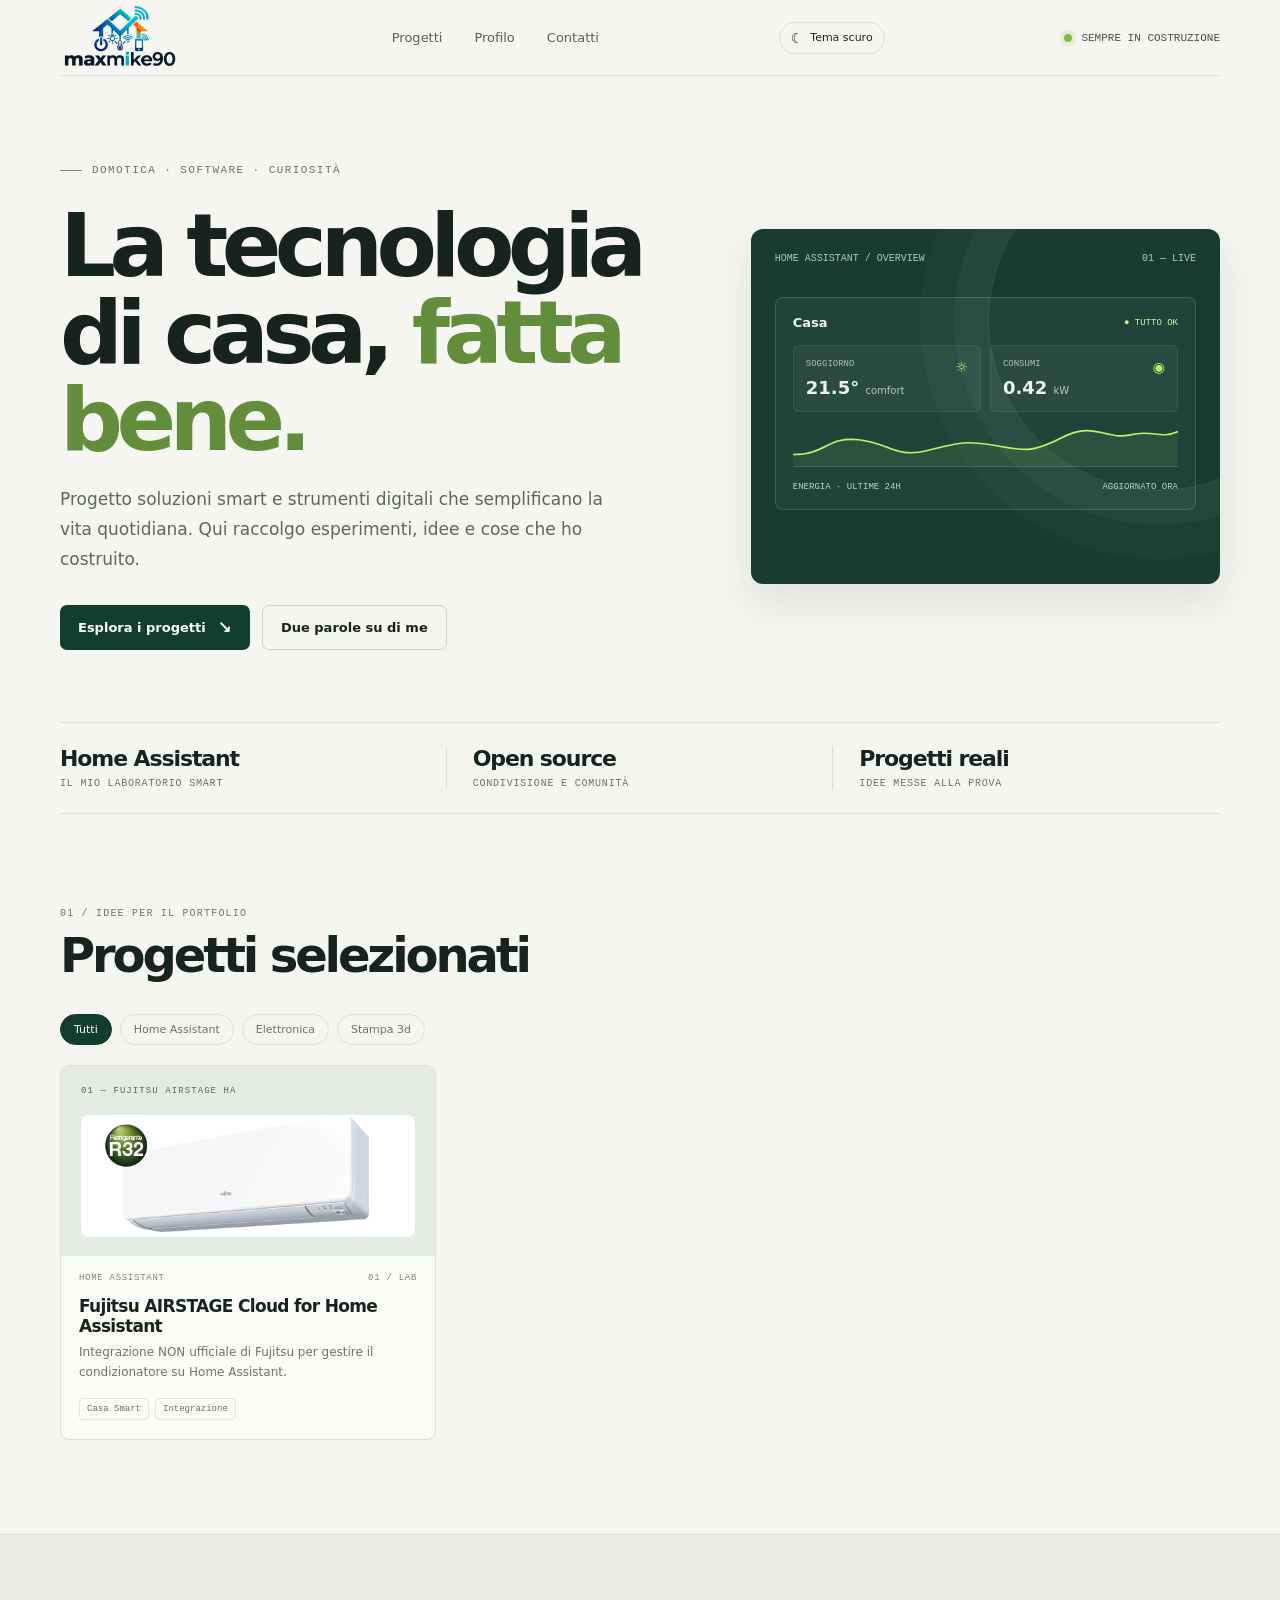
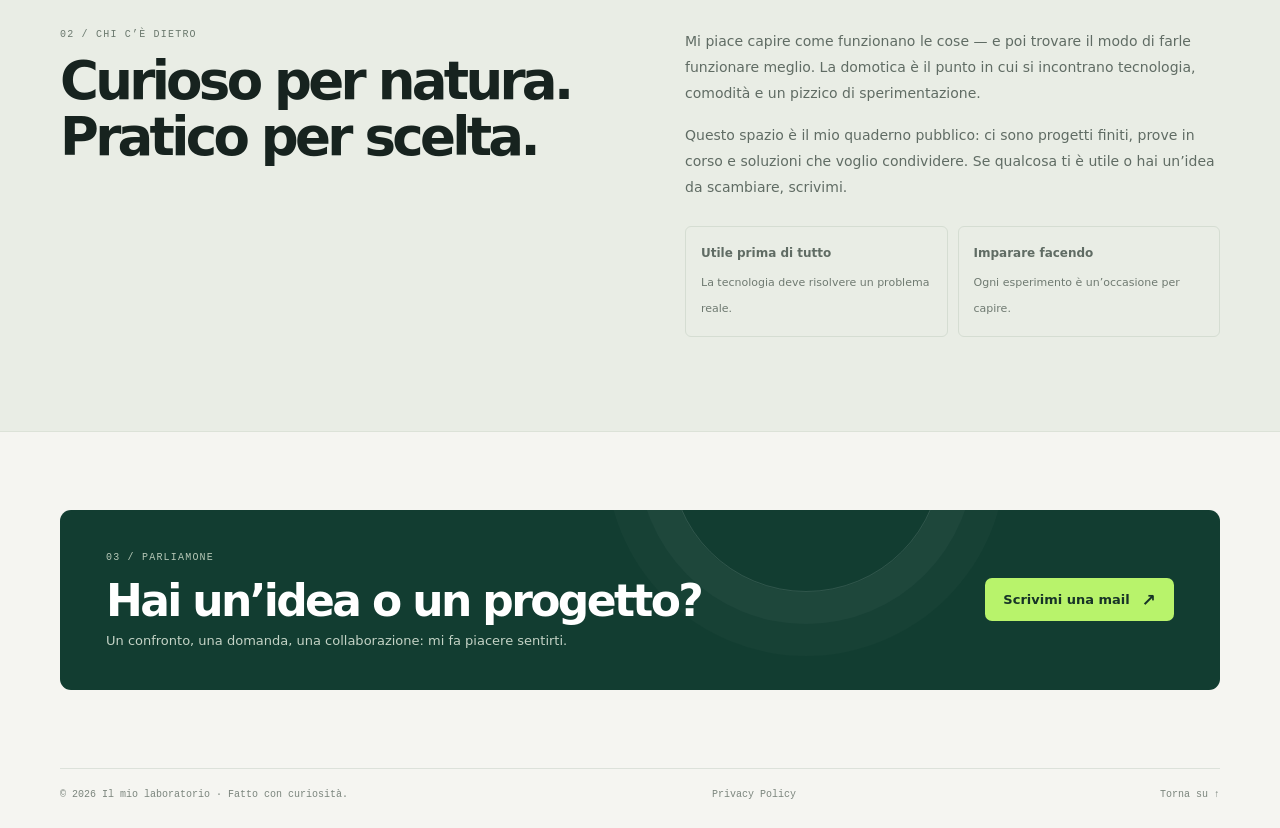
<file: index.html>
<!doctype html>
<html lang="it">
<head>
  <meta charset="utf-8">
  <meta name="viewport" content="width=device-width, initial-scale=1">
  <meta name="theme-color" content="#f5f5f1">
  <meta name="description" content="Progetti di domotica, Home Assistant e tecnologia realizzati da Massi.">
  <title>maxmike90 - Progetti & tecnologia</title>
  <link rel="icon" type="image/png" href="logo.ico">
  <link rel="stylesheet" href="assets/css/style.css">
</head>
<body>
  <header class="wrap topbar">
    <a class="brand" href="#inizio">
		<img src="logo.png" alt="Torna alla Home" style="max-width: 120px; height: auto;"
	</a>
    <nav class="nav" aria-label="Navigazione principale"><a href="#progetti">Progetti</a><a href="#profilo">Profilo</a><a href="#contatti">Contatti</a></nav>
    <button class="theme-toggle" id="theme-toggle" type="button" aria-label="Attiva tema scuro" aria-pressed="false"><span class="theme-icon" aria-hidden="true">☾</span><span>Tema scuro</span></button>
    <div class="availability"><i></i> SEMPRE IN COSTRUZIONE</div>
  </header>
  <main id="inizio">
    <section class="wrap hero">
      <div><div class="eyebrow">DOMOTICA · SOFTWARE · CURIOSITÀ</div><h1>La tecnologia<br>di casa, <em>fatta<br>bene.</em></h1><p class="intro">Progetto soluzioni smart e strumenti digitali che semplificano la vita quotidiana. Qui raccolgo esperimenti, idee e cose che ho costruito.</p><div class="actions"><a class="button" href="#progetti">Esplora i progetti <span class="arrow">↘</span></a><a class="button secondary" href="#profilo">Due parole su di me</a></div></div>
      <div class="visual" aria-label="Anteprima di un pannello domotico"><div class="visual-head"><span>HOME ASSISTANT / OVERVIEW</span><span>01 — LIVE</span></div><div class="screen"><div class="screen-title">Casa <span class="live">● TUTTO OK</span></div><div class="room-grid"><div class="room"><span class="room-icon">☼</span><div class="room-label">SOGGIORNO</div><div class="room-value">21.5° <small>comfort</small></div></div><div class="room"><span class="room-icon">◉</span><div class="room-label">CONSUMI</div><div class="room-value">0.42 <small>kW</small></div></div></div><div class="wave"><svg viewBox="0 0 400 50" preserveAspectRatio="none" aria-hidden="true"><path d="M0 36 C35 36 35 14 68 18 S106 41 140 31 180 19 210 25 247 35 280 15 325 19 350 12 380 18 400 8" fill="none" stroke="#b8f36b" stroke-width="2"/><path d="M0 36 C35 36 35 14 68 18 S106 41 140 31 180 19 210 25 247 35 280 15 325 19 350 12 380 18 400 8 V50 H0Z" fill="#b8f36b" opacity=".08"/></svg></div><div class="visual-foot"><span>ENERGIA · ULTIME 24H</span><span>AGGIORNATO ORA</span></div></div></div>
    </section>
    <div class="wrap stats"><div class="stat"><strong>Home Assistant</strong><span>il mio laboratorio smart</span></div><div class="stat"><strong>Open source</strong><span>condivisione e comunità</span></div><div class="stat"><strong>Progetti reali</strong><span>idee messe alla prova</span></div></div>
    <section class="wrap section" id="progetti"><div class="section-head"><div><div class="kicker">01 / IDEE PER IL PORTFOLIO</div><h2>Progetti selezionati</h2></div><p class="section-copy"></p></div>
      <div class="filters" role="group" aria-label="Filtra i progetti"><button class="filter active" data-filter="tutti">Tutti</button><button class="filter" data-filter="home">Home Assistant</button><button class="filter" data-filter="elettronica">Elettronica</button><button class="filter" data-filter="stampa3d">Stampa 3d</button></div>
      <div class="projects">
        <article class="card" data-category="home" id="progetto-fujitsu"><a class="card-link" href="articoli/fujitsu-airstage.html" aria-label="Apri articolo Fujitsu AIRSTAGE">
  <div class="card-art">
    <div class="art-label">01 — FUJITSU AIRSTAGE HA</div>
    <img
  class="project-photo"
  src="assets/images/fujitsu.jpg"
  alt="foto condizionatore a muro">
  </div>
  <div class="card-body">
    <div class="card-meta"><span>Home Assistant</span><span>01 / LAB</span></div>
    <h3>Fujitsu AIRSTAGE Cloud for Home Assistant</h3>
    <p>Integrazione NON ufficiale di Fujitsu per gestire il condizionatore su Home Assistant.</p>
    <div class="tags"><span class="tag">Casa Smart</span><span class="tag">Integrazione</span></div>
  </div>
</a></article>
      </div>
    </section>
    <section class="about" id="profilo"><div class="wrap section about-grid"><div><div class="kicker">02 / CHI C’È DIETRO</div><h2>Curioso per natura.<br>Pratico per scelta.</h2></div><div class="about-text"><p>Mi piace capire come funzionano le cose — e poi trovare il modo di farle funzionare meglio. La domotica è il punto in cui si incontrano tecnologia, comodità e un pizzico di sperimentazione.</p><p>Questo spazio è il mio quaderno pubblico: ci sono progetti finiti, prove in corso e soluzioni che voglio condividere. Se qualcosa ti è utile o hai un’idea da scambiare, scrivimi.</p><div class="principles"><div class="principle"><b>Utile prima di tutto</b><span>La tecnologia deve risolvere un problema reale.</span></div><div class="principle"><b>Imparare facendo</b><span>Ogni esperimento è un’occasione per capire.</span></div></div></div></div></section>
    <section class="wrap contact" id="contatti"><div class="contact-panel"><div><div class="kicker">03 / PARLIAMONE</div><h2>Hai un’idea o un progetto?</h2><p>Un confronto, una domanda, una collaborazione: mi fa piacere sentirti.</p></div><a class="button" href="mailto:massimomichelotti90@gmail.com">Scrivimi una mail <span class="arrow">↗</span></a></div></section>
  </main>
  <footer class="wrap footer"><span>© <span id="year">2026</span> Il mio laboratorio · Fatto con curiosità.</span><a href="Privacy-policy.html">Privacy Policy</a><a href="#inizio">Torna su ↑</a></footer>
  <script src="assets/js/script.js" defer></script>
</body>
</html>
</file>
<file: assets/css/style.css>
/* =========================================
   1. VARIABILI, BASE E COMPONENTI COMUNI
   ========================================= */
:root {
  --paper: #f5f5f1;
  --ink: #17231f;
  --muted: #68736d;
  --line: #dce1da;
  --green: #b8f36b;
  --deep: #123d31;
  --white: #fff;
  --mono: "SFMono-Regular", Consolas, "Liberation Mono", monospace;
  --sans: Inter, ui-sans-serif, system-ui, -apple-system, "Segoe UI", sans-serif;
}

:root[data-theme="dark"] {
  color-scheme: dark;
  --paper: #121713;
  --ink: #edf2ec;
  --muted: #a4afa5;
  --line: #303a32;
  --green: #b8f36b;
  --deep: #194532;
  --white: #f7f8f4;
}

* {
  box-sizing: border-box;
}

html {
  scroll-behavior: smooth;
}

body {
  margin: 0;
  background: var(--paper);
  color: var(--ink);
  font-family: var(--sans);
  -webkit-font-smoothing: antialiased;
}

a {
  color: inherit;
  text-decoration: none;
}

button {
  font: inherit;
}

.wrap {
  width: min(1160px, calc(100% - 48px));
  margin: auto;
}

.topbar {
  height: 76px;
  display: flex;
  align-items: center;
  justify-content: space-between;
  border-bottom: 1px solid var(--line);
}

.brand {
  display: flex;
  align-items: center;
  gap: 11px;
  font-weight: 750;
  letter-spacing: -.04em;
}

.brand-mark {
  width: 31px;
  height: 31px;
  border-radius: 9px;
  background: var(--deep);
  display: grid;
  place-items: center;
  color: var(--green);
  font: 700 15px var(--mono);
}

.theme-toggle {
  display: inline-flex;
  align-items: center;
  justify-content: center;
  gap: 7px;
  padding: 8px 11px;
  border: 1px solid var(--line);
  border-radius: 99px;
  background: transparent;
  color: var(--ink);
  font: 11px var(--sans);
  white-space: nowrap;
  cursor: pointer;
  transition: background .2s, border-color .2s;
}

.theme-toggle:hover {
  background: #8a9a8618;
}

.theme-icon {
  font-size: 14px;
  line-height: 1;
}

.footer {
  border-top: 1px solid var(--line);
  padding: 20px 0 28px;
  color: #7b857d;
  font: 10px var(--mono);
  display: flex;
  justify-content: space-between;
}

.footer a:hover {
  color: var(--ink);
}

:root[data-theme="dark"] .topbar,
:root[data-theme="dark"] .footer {
  border-color: var(--line);
}

:root[data-theme="dark"] .brand-mark {
  background: #244b35;
  color: var(--green);
}

/* =========================================
   2. STILI HOMEPAGE (index.html)
   ========================================= */
.nav {
  display: flex;
  gap: 32px;
  color: #56615b;
  font-size: 13px;
}

.nav a:hover {
  color: var(--ink);
}

.availability {
  font: 11px var(--mono);
  color: #44534b;
  display: flex;
  align-items: center;
  gap: 9px;
}

.availability i {
  width: 8px;
  height: 8px;
  background: #7ebf42;
  border-radius: 50%;
  box-shadow: 0 0 0 4px #e2efd5;
}

.hero {
  padding: 88px 0 72px;
  display: grid;
  grid-template-columns: 1.15fr .85fr;
  gap: 56px;
  align-items: center;
}

.eyebrow {
  font: 11px var(--mono);
  text-transform: uppercase;
  letter-spacing: .13em;
  color: #66756b;
  display: flex;
  align-items: center;
  gap: 10px;
}

.eyebrow:before {
  content: "";
  width: 22px;
  height: 1px;
  background: #73924e;
}

.hero h1 {
  font-size: clamp(48px, 7vw, 88px);
  line-height: .99;
  letter-spacing: -.075em;
  margin: 26px 0 22px;
  font-weight: 690;
  max-width: 720px;
}

.hero h1 em {
  font-style: normal;
  color: #628d3b;
}

.intro {
  font-size: 17px;
  line-height: 1.75;
  color: #5b6760;
  max-width: 560px;
}

.actions {
  display: flex;
  gap: 12px;
  margin-top: 30px;
}

.button {
  display: inline-flex;
  align-items: center;
  gap: 12px;
  padding: 14px 18px;
  border-radius: 7px;
  background: var(--deep);
  color: #fff;
  font-size: 13px;
  font-weight: 650;
  transition: transform .2s, background .2s;
}

.button:hover {
  transform: translateY(-2px);
  background: #205644;
}

.button.secondary {
  background: transparent;
  color: var(--ink);
  border: 1px solid #cbd3ca;
}

.button.secondary:hover {
  background: #fff;
}

.arrow {
  font-size: 17px;
  line-height: 10px;
}

.visual {
  min-height: 355px;
  background: #183c31;
  border-radius: 12px;
  position: relative;
  overflow: hidden;
  padding: 24px;
  color: #eff5e9;
  box-shadow: 0 18px 40px #183c311a;
}

.visual:before {
  content: "";
  position: absolute;
  width: 340px;
  height: 340px;
  border: 1px solid #ffffff1c;
  border-radius: 50%;
  right: -110px;
  top: -80px;
  box-shadow: 0 0 0 34px #ffffff08, 0 0 0 68px #ffffff05;
}

.visual-head {
  font: 10px var(--mono);
  color: #b5c7b6;
  display: flex;
  justify-content: space-between;
}

.screen {
  position: relative;
  margin-top: 33px;
  border: 1px solid #ffffff25;
  background: #ffffff0a;
  border-radius: 8px;
  padding: 17px;
}

.screen-title {
  font-size: 13px;
  font-weight: 650;
  display: flex;
  align-items: center;
  justify-content: space-between;
}

.live {
  font: 9px var(--mono);
  color: #d4f6aa;
}

.room-grid {
  display: grid;
  grid-template-columns: 1fr 1fr;
  gap: 9px;
  margin-top: 15px;
}

.room {
  padding: 13px 12px;
  background: #ffffff0c;
  border: 1px solid #ffffff12;
  border-radius: 6px;
}

.room-label {
  font: 9px var(--mono);
  color: #aebeb0;
}

.room-value {
  font-size: 18px;
  font-weight: 650;
  margin-top: 8px;
}

.room-value small {
  font-size: 10px;
  color: #b5c7b6;
  font-weight: 400;
}

.room-icon {
  float: right;
  font-size: 14px;
  color: var(--green);
}

.wave {
  height: 42px;
  margin-top: 13px;
  border-bottom: 1px solid #ffffff2b;
  position: relative;
  overflow: hidden;
}

.wave svg {
  width: 100%;
  height: 100%;
}

.visual-foot {
  position: relative;
  margin-top: 15px;
  display: flex;
  justify-content: space-between;
  font: 9px var(--mono);
  color: #c3d2c4;
}

.stats {
  border-top: 1px solid var(--line);
  border-bottom: 1px solid var(--line);
  display: grid;
  grid-template-columns: repeat(3, 1fr);
  padding: 23px 0;
}

.stat {
  padding: 0 26px;
  border-right: 1px solid var(--line);
}

.stat:first-child {
  padding-left: 0;
}

.stat:last-child {
  border: 0;
}

.stat strong {
  display: block;
  font-size: 22px;
  letter-spacing: -.05em;
}

.stat span {
  font: 10px var(--mono);
  color: var(--muted);
  text-transform: uppercase;
  letter-spacing: .08em;
}

.section {
  padding: 94px 0;
}

.section-head {
  display: flex;
  align-items: end;
  justify-content: space-between;
  margin-bottom: 34px;
}

.kicker {
  font: 10px var(--mono);
  text-transform: uppercase;
  letter-spacing: .12em;
  color: #6b796e;
}

.section h2 {
  font-size: clamp(32px, 4.2vw, 48px);
  letter-spacing: -.065em;
  line-height: 1.04;
  margin: 12px 0 0;
}

.section-copy {
  max-width: 360px;
  color: var(--muted);
  font-size: 13px;
  line-height: 1.65;
  margin: 0 0 3px;
}

.filters {
  display: flex;
  gap: 8px;
  flex-wrap: wrap;
  margin-bottom: 20px;
}

.filter {
  border: 1px solid var(--line);
  border-radius: 99px;
  padding: 8px 13px;
  background: transparent;
  color: #69736e;
  font-size: 11px;
  cursor: pointer;
}

.filter.active,
.filter:hover {
  background: var(--deep);
  border-color: var(--deep);
  color: #fff;
}

.projects {
  display: grid;
  grid-template-columns: repeat(3, 1fr);
  gap: 16px;
}

.card {
  border: 1px solid var(--line);
  border-radius: 9px;
  background: #fbfbf8;
  overflow: hidden;
  transition: transform .2s, box-shadow .2s;
}

.card:hover {
  transform: translateY(-4px);
  box-shadow: 0 14px 30px #17231f0b;
}

.card[hidden] {
  display: none;
}

.card-art {
  height: 190px;
  padding: 20px;
  position: relative;
  overflow: hidden;
  background: #e4ebe1;
}

.card:nth-child(2) .card-art {
  background: #e9e3d8;
}

.card:nth-child(3) .card-art {
  background: #dce8e9;
}

.card:nth-child(4) .card-art {
  background: #e8e4ee;
}

.card:nth-child(5) .card-art {
  background: #ece8d9;
}

.card:nth-child(6) .card-art {
  background: #e3e9e1;
}

.art-label {
  font: 9px var(--mono);
  letter-spacing: .12em;
  text-transform: uppercase;
  color: #58665c;
}

.art-ui {
  position: absolute;
  left: 20px;
  right: 20px;
  bottom: 19px;
  height: 102px;
  background: #fff;
  border: 1px solid #17231f12;
  border-radius: 7px;
  box-shadow: 0 7px 20px #17231f12;
  padding: 13px;
  display: flex;
  gap: 9px;
}

.mini-nav {
  width: 25%;
  border-right: 1px solid #e7eae4;
  font: 7px var(--mono);
  color: #748078;
  line-height: 2.6;
}

.mini-main {
  flex: 1;
}

.mini-top {
  font: 8px var(--mono);
  color: #56635b;
  display: flex;
  justify-content: space-between;
}

.mini-pill {
  margin-top: 10px;
  height: 39px;
  border-radius: 4px;
  background: #eef3e9;
  padding: 7px;
  font-size: 8px;
  font-weight: 700;
}

.mini-pill b {
  float: right;
  color: #6c9a40;
}

.mini-bars {
  display: flex;
  align-items: end;
  gap: 5px;
  height: 47px;
  padding: 5px 0;
}

.mini-bars i {
  width: 9%;
  background: #8caa78;
  border-radius: 2px 2px 0 0;
}

.code-art {
  position: absolute;
  inset: 49px 20px 19px;
  background: #1c342c;
  border-radius: 7px;
  padding: 14px 16px;
  color: #cfdfc6;
  font: 9px/1.8 var(--mono);
  box-shadow: 0 8px 17px #17231f18;
}

.code-art span {
  color: #8dca67;
}

.code-art b {
  color: #8ab8cb;
  font-weight: 400;
}

.device-art {
  position: absolute;
  bottom: 20px;
  left: 50%;
  transform: translateX(-50%);
  width: 76px;
  height: 116px;
  border: 5px solid #26352d;
  border-radius: 17px;
  background: #26352d;
  box-shadow: 0 9px 18px #17231f22;
  padding: 14px 5px;
}

.device-screen {
  height: 100%;
  border-radius: 8px;
  background: #edf2e7;
  color: #243229;
  text-align: center;
  padding-top: 18px;
  font-size: 8px;
}

.device-screen strong {
  display: block;
  font-size: 15px;
  margin: 8px 0;
}

.device-dot {
  width: 5px;
  height: 5px;
  background: #81bd4a;
  border-radius: 50%;
  display: inline-block;
}

.card-body {
  padding: 17px 18px 19px;
}

.card-meta {
  display: flex;
  justify-content: space-between;
  color: #7a857d;
  font: 9px var(--mono);
  text-transform: uppercase;
  letter-spacing: .08em;
}

.card h3 {
  font-size: 17px;
  letter-spacing: -.04em;
  margin: 13px 0 7px;
}

.card p {
  font-size: 12px;
  color: #6a756e;
  line-height: 1.6;
  margin: 0;
  min-height: 39px;
}

.tags {
  display: flex;
  gap: 6px;
  flex-wrap: wrap;
  margin-top: 16px;
}

.tag {
  border: 1px solid #e1e5dd;
  padding: 5px 7px;
  border-radius: 4px;
  font: 9px var(--mono);
  color: #657168;
}

.about {
  background: #e9ede5;
  border-top: 1px solid #dce2d8;
  border-bottom: 1px solid #dce2d8;
}

.about-grid {
  display: grid;
  grid-template-columns: 1fr 1fr;
  gap: 90px;
  align-items: start;
}

.about h2 {
  font-size: clamp(34px, 4.5vw, 53px);
  letter-spacing: -.07em;
  line-height: 1.04;
  margin: 13px 0;
}

.about-text {
  font-size: 14px;
  color: #606c64;
  line-height: 1.85;
}

.about-text p {
  margin: 0 0 16px;
}

.principles {
  display: grid;
  grid-template-columns: 1fr 1fr;
  gap: 10px;
  margin-top: 25px;
}

.principle {
  padding: 15px;
  border: 1px solid #d5ddd2;
  border-radius: 6px;
}

.principle b {
  display: block;
  font-size: 12px;
  margin-bottom: 5px;
}

.principle span {
  font-size: 11px;
  line-height: 1.5;
  color: #6f7a71;
}

.contact {
  padding: 78px 0;
}

.contact-panel {
  border-radius: 11px;
  background: var(--deep);
  color: white;
  padding: 42px 46px;
  display: flex;
  justify-content: space-between;
  align-items: center;
  gap: 24px;
  position: relative;
  overflow: hidden;
}

.contact-panel:after {
  content: "";
  position: absolute;
  width: 270px;
  height: 270px;
  border: 1px solid #ffffff20;
  border-radius: 50%;
  right: 24%;
  top: -190px;
  box-shadow: 0 0 0 32px #ffffff08, 0 0 0 64px #ffffff05;
}

.contact-panel > * {
  position: relative;
  z-index: 1;
}

.contact-panel .kicker {
  color: #b6c8b7;
}

.contact-panel h2 {
  font-size: clamp(29px, 4vw, 44px);
  letter-spacing: -.06em;
  margin: 12px 0 7px;
}

.contact-panel p {
  font-size: 13px;
  color: #c4d3c6;
  margin: 0;
}

.contact-panel .button {
  background: var(--green);
  color: #173327;
  white-space: nowrap;
}

.project-photo {
  position: absolute;
  inset: 49px 20px 19px;
  width: calc(100% - 40px);
  height: calc(100% - 68px);
  object-fit: cover;
  border-radius: 7px;
}

.card-link {
  display: block;
  height: 100%;
  color: inherit;
  text-decoration: none;
}

:root[data-theme="dark"] .card {
  background: #1a211c;
  border-color: var(--line);
}

:root[data-theme="dark"] .card:nth-child(n) .card-art {
  background: #222c24;
}

:root[data-theme="dark"] .art-ui,
:root[data-theme="dark"] .room {
  background: #171d19;
  border-color: #364238;
}

:root[data-theme="dark"] .mini-nav,
:root[data-theme="dark"] .mini-top,
:root[data-theme="dark"] .card-meta,
:root[data-theme="dark"] .card p,
:root[data-theme="dark"] .section-copy,
:root[data-theme="dark"] .about-text,
:root[data-theme="dark"] .principle span {
  color: #aeb9af;
}

:root[data-theme="dark"] .mini-pill {
  background: #263328;
  color: #e7eee2;
}

:root[data-theme="dark"] .tag {
  border-color: #3a463d;
  color: #bac5ba;
}

:root[data-theme="dark"] .filter {
  border-color: var(--line);
  color: #b7c1b8;
}

:root[data-theme="dark"] .about {
  background: #1a211c;
  border-color: var(--line);
}

:root[data-theme="dark"] .principle {
  border-color: #354139;
}

:root[data-theme="dark"] .stat {
  border-color: var(--line);
}

:root[data-theme="dark"] .availability {
  color: #c7d2c8;
}

/* =========================================
   3. STILI PRIVACY POLICY (Privacy-policy.html)
   ========================================= */
.policy-wrap {
  width: min(900px, calc(100% - 48px));
  margin: auto;
}

.brand .policy-mark {
  font-size: 14px;
}

.back {
  font-size: 12px;
  color: #56615b;
}

.back:hover {
  color: var(--deep);
}

.article {
  padding: 58px 0 90px;
}

.policy-eyebrow {
  font: 10px var(--mono);
  text-transform: uppercase;
  letter-spacing: .12em;
  color: #6b796e;
}

.article h1 {
  font-size: clamp(39px, 7vw, 67px);
  letter-spacing: -.07em;
  line-height: 1.02;
  margin: 17px 0;
}

.dek {
  font-size: 17px;
  line-height: 1.7;
  color: #5b6760;
  max-width: 690px;
  margin: 0;
}

.meta {
  display: flex;
  gap: 18px;
  align-items: center;
  margin: 23px 0 29px;
  color: #758078;
  font: 10px var(--mono);
  text-transform: uppercase;
  letter-spacing: .07em;
}

.meta span + span:before {
  content: "·";
  margin-right: 18px;
  color: #a4ada5;
}

.cover {
  height: clamp(220px, 44vw, 390px);
  border-radius: 11px;
  overflow: hidden;
  background: #e4ebe1;
  border: 1px solid var(--line);
  position: relative;
}

.cover img {
  width: 100%;
  height: 100%;
  object-fit: cover;
  display: block;
}

.cover figcaption {
  position: absolute;
  bottom: 0;
  left: 0;
  right: 0;
  background: linear-gradient(transparent, #17231fba);
  color: white;
  padding: 35px 19px 15px;
  font: 10px var(--mono);
}

.layout {
  display: grid;
  grid-template-columns: minmax(0, 1fr) 210px;
  gap: 54px;
  margin-top: 45px;
  align-items: start;
}

.prose {
  font-size: 15px;
  line-height: 1.85;
  color: #4f5d54;
}

.prose h2 {
  font-size: 26px;
  line-height: 1.15;
  letter-spacing: -.05em;
  color: var(--ink);
  margin: 38px 0 12px;
}

.prose h2:first-child {
  margin-top: 0;
}

.prose p {
  margin: 0 0 16px;
}

.prose ul {
  padding-left: 20px;
}

.prose li {
  padding-left: 4px;
  margin: 5px 0;
}

.callout {
  border-left: 3px solid #8bb657;
  background: #edf1e8;
  padding: 16px 18px;
  border-radius: 0 6px 6px 0;
  font-size: 13px;
  line-height: 1.65;
  color: #56625a;
  margin: 22px 0;
}

.callout strong {
  color: var(--ink);
}

.todo {
  border: 1px dashed #9bad8c;
  background: #f0f3eb;
  border-radius: 7px;
  padding: 16px 18px;
  color: #5a6958;
  font-size: 12px;
  line-height: 1.6;
  margin: 20px 0;
}

.todo b {
  display: block;
  text-transform: uppercase;
  letter-spacing: .08em;
  font: 10px var(--mono);
  color: #58743b;
  margin-bottom: 6px;
}

.github-link {
  display: inline-flex;
  align-items: center;
  gap: 10px;
  margin-top: 22px;
  padding: 12px 16px;
  border-radius: 7px;
  background: var(--deep);
  color: #fff;
  font-size: 12px;
  font-weight: 650;
}

.github-link:hover {
  background: #205644;
}

.github-mark {
  font: 700 16px var(--mono);
}

.image-gallery {
  display: grid;
  grid-template-columns: 1fr;
  gap: 20px;
  margin: 24px 0;
}

.image-gallery figure {
  margin: 0;
  background: #11151f;
  border: 1px solid var(--line);
  border-radius: 8px;
  overflow: hidden;
}

.image-gallery img {
  display: block;
  width: 100%;
  height: auto;
}

.image-gallery figcaption {
  padding: 10px 12px;
  color: #657168;
  font-size: 11px;
  line-height: 1.5;
  background: #fbfbf8;
}

.image-gallery figcaption strong {
  display: block;
  color: var(--ink);
  margin-bottom: 2px;
}

.sidebar {
  position: sticky;
  top: 20px;
  border: 1px solid var(--line);
  background: #fbfbf8;
  border-radius: 8px;
  padding: 18px;
}

.sidebar b {
  font-size: 12px;
}

.sidebar ol {
  margin: 13px 0 0;
  padding-left: 18px;
  color: #6c776f;
  font-size: 11px;
  line-height: 2;
}

.sidebar a:hover {
  color: var(--deep);
}

.article-footer {
  border-top: 1px solid var(--line);
  padding-top: 24px;
  margin-top: 45px;
  display: flex;
  justify-content: space-between;
  gap: 20px;
  font: 10px var(--mono);
  color: #748078;
}

.article-footer a:hover {
  color: var(--deep);
}

.image-zoom {
  display: block;
  width: 100%;
  padding: 0;
  border: 0;
  background: none;
  cursor: zoom-in;
}

.image-zoom:focus-visible {
  outline: 3px solid var(--green);
  outline-offset: 3px;
}

.lightbox {
  border: 0;
  padding: 48px 18px 18px;
  background: #10141c;
  max-width: 96vw;
  max-height: 95vh;
  border-radius: 12px;
  overflow: visible;
}

.lightbox::backdrop {
  background: #09100ddd;
  backdrop-filter: blur(3px);
}

.lightbox img {
  display: block;
  max-width: 92vw;
  max-height: 82vh;
  width: auto;
  height: auto;
  border-radius: 7px;
}

.lightbox form {
  position: absolute;
  top: 8px;
  right: 8px;
}

.lightbox-close {
  border: 1px solid #ffffff44;
  background: #fff;
  color: #17231f;
  border-radius: 5px;
  padding: 8px 11px;
  cursor: pointer;
  font: 12px var(--sans);
}

:root[data-theme="dark"] .prose {
  color: #c0cbc1;
}

:root[data-theme="dark"] .sidebar,
:root[data-theme="dark"] .todo,
:root[data-theme="dark"] .image-gallery figcaption {
  background: #1a211c;
  border-color: var(--line);
  color: #c0cbc1;
}

:root[data-theme="dark"] .callout {
  background: #263328;
  color: #d0d9d0;
}

:root[data-theme="dark"] .todo b {
  color: var(--green);
}

:root[data-theme="dark"] .sidebar ol,
:root[data-theme="dark"] .meta,
:root[data-theme="dark"] .article-footer,
:root[data-theme="dark"] .back {
  color: #aeb9af;
}

:root[data-theme="dark"] .article-footer {
  border-color: var(--line);
}

:root[data-theme="dark"] .image-gallery figure {
  border-color: var(--line);
}

:root[data-theme="dark"] .image-gallery figcaption strong {
  color: var(--ink);
}

.article .eyebrow {
  font-size: 10px;
}

/* =========================================
   4. MEDIA QUERIES RESPONSIVE
   ========================================= */
@media (max-width: 800px) {
  .hero {
    grid-template-columns: 1fr;
    gap: 35px;
    padding: 65px 0 55px;
  }

  .visual {
    min-height: 320px;
  }

  .projects {
    grid-template-columns: repeat(2, 1fr);
  }

  .about-grid {
    gap: 35px;
  }

  .section {
    padding: 72px 0;
  }

  .availability {
    display: none;
  }
}

@media (max-width: 700px) {
  .layout {
    grid-template-columns: 1fr;
    gap: 24px;
  }

  .sidebar {
    position: static;
    grid-row: 1;
  }

  .article {
    padding-top: 42px;
  }

  .wrap,
  .policy-wrap {
    width: calc(100% - 32px);
  }
}

@media (max-width: 560px) {
  .wrap {
    width: min(100% - 32px, 1160px);
  }

  .topbar {
    height: 65px;
  }

  .nav {
    gap: 15px;
    font-size: 11px;
  }

  .brand {
    font-size: 13px;
  }

  .brand-mark {
    width: 28px;
    height: 28px;
  }

  .hero h1 {
    font-size: 54px;
  }

  .hero {
    padding-top: 53px;
  }

  .intro {
    font-size: 15px;
  }

  .actions {
    flex-wrap: wrap;
  }

  .button {
    font-size: 12px;
    padding: 13px 14px;
  }

  .visual {
    padding: 18px;
    min-height: 300px;
  }

  .stats {
    padding: 17px 0;
  }

  .stat {
    padding: 0 12px;
  }

  .stat strong {
    font-size: 18px;
  }

  .stat span {
    font-size: 8px;
  }

  .section-head {
    display: block;
  }

  .section-copy {
    margin-top: 14px;
  }

  .projects {
    grid-template-columns: 1fr;
  }

  .card-art {
    height: 205px;
  }

  .about-grid {
    grid-template-columns: 1fr;
    gap: 15px;
  }

  .principles {
    grid-template-columns: 1fr 1fr;
  }

  .contact {
    padding: 55px 0;
  }

  .contact-panel {
    padding: 29px 24px;
    align-items: flex-start;
    flex-direction: column;
  }

  .footer {
    gap: 12px;
    flex-wrap: wrap;
  }

  .image-gallery {
    grid-template-columns: 1fr;
  }
}
</file>
